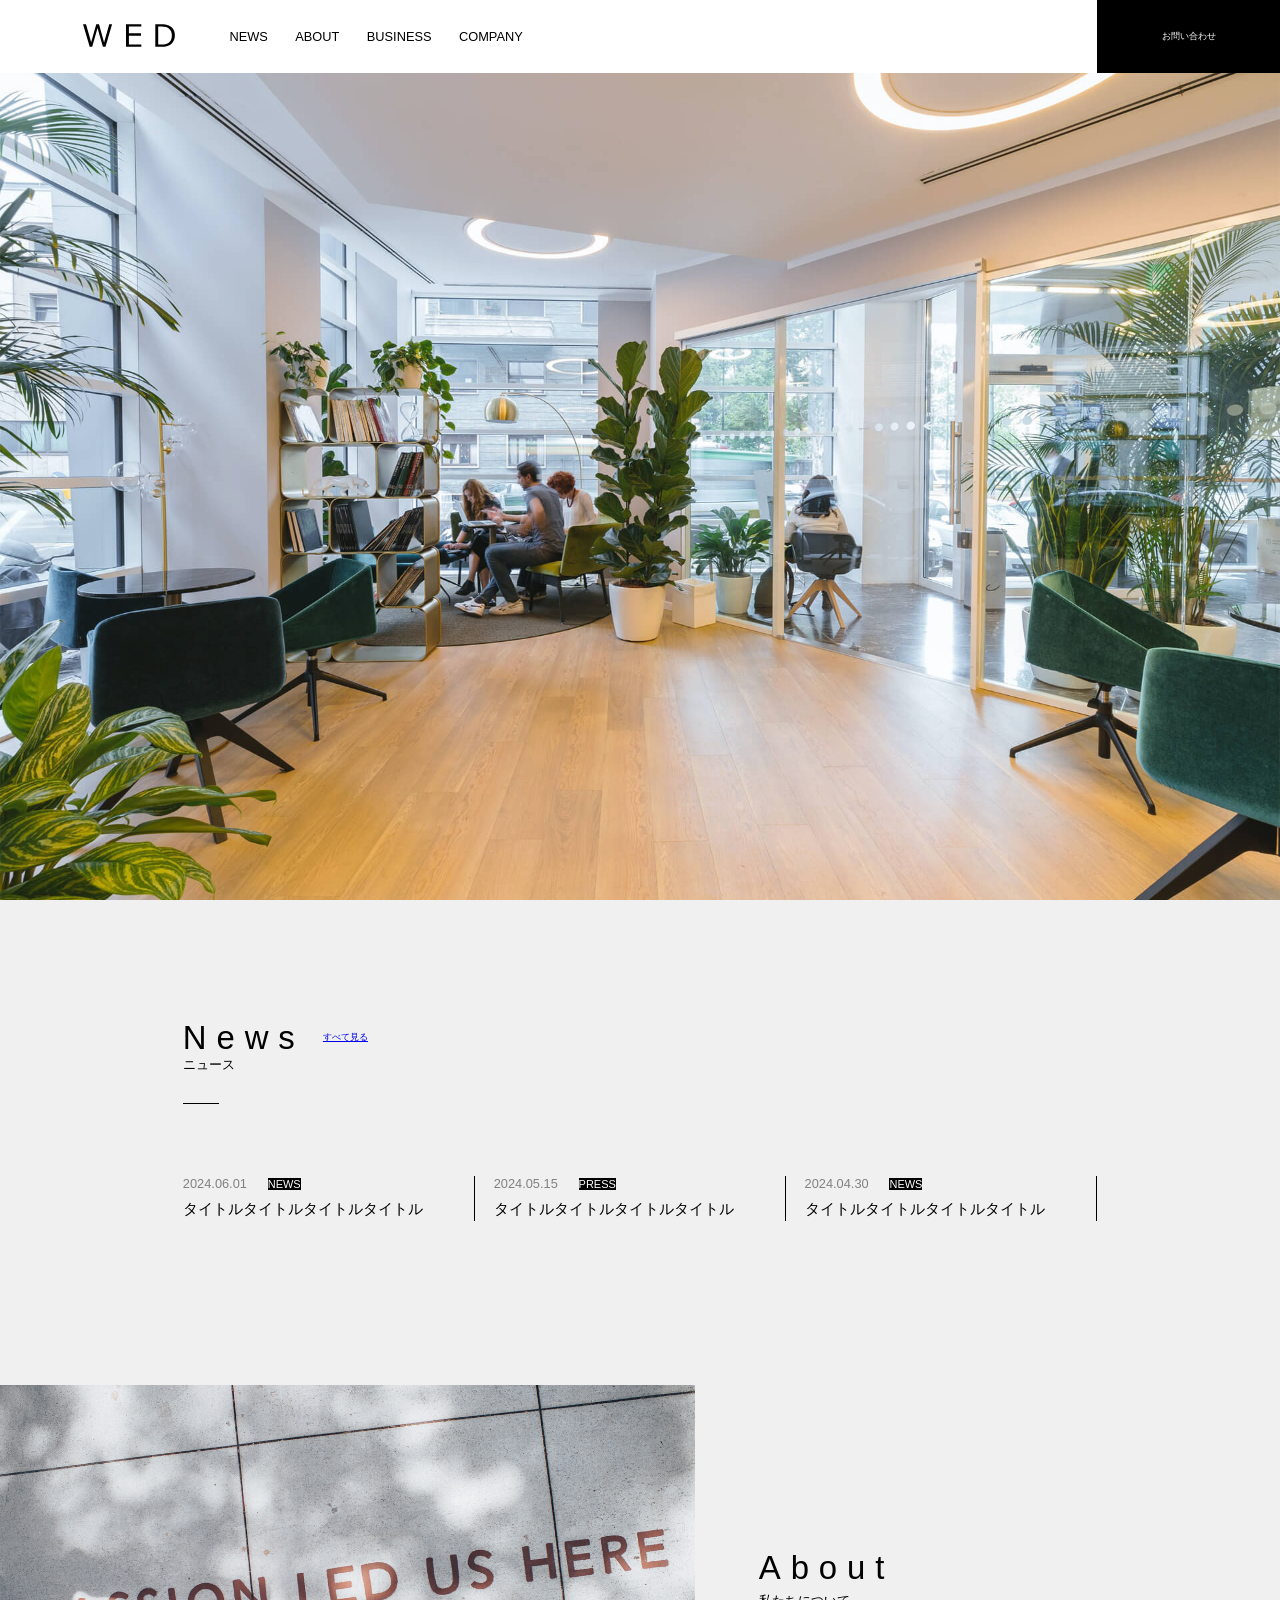
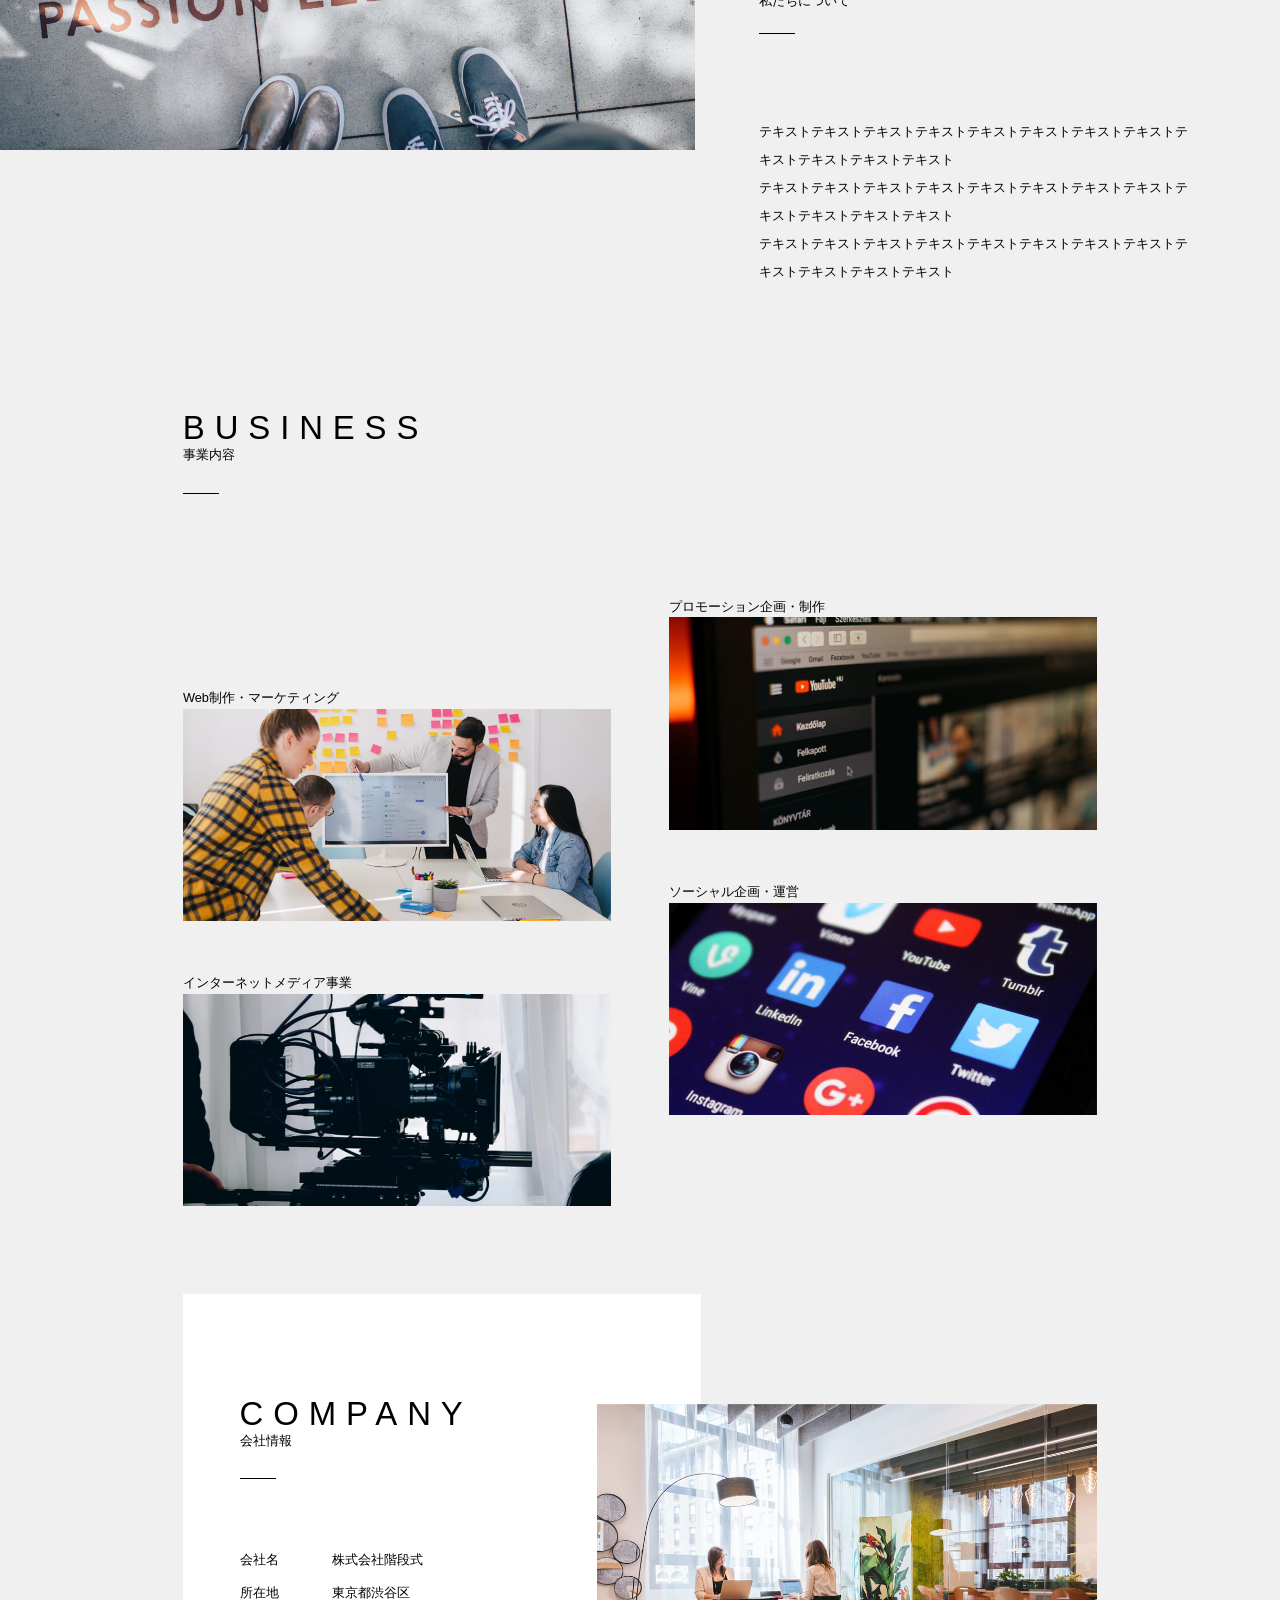
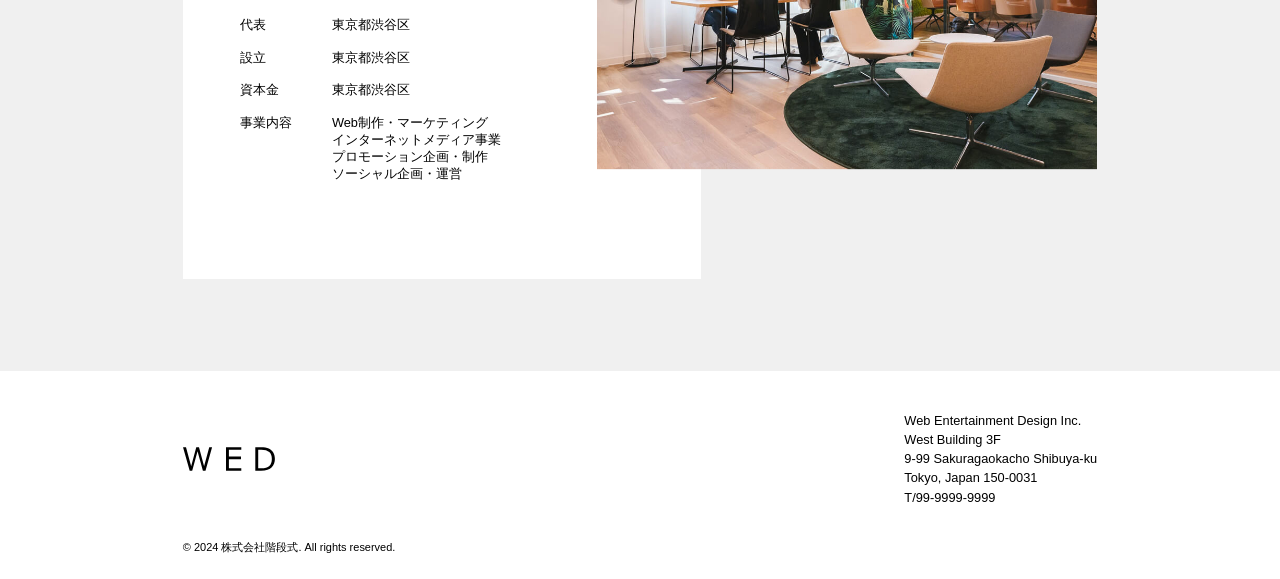
<file: index.html>
<!doctype html>
<html lang="ja">
  <head>
    <meta charset="UTF-8" />
    <meta name="viewport" content="width=device-width, initial-scale=1.0" />
    <title>オフィス　階段式</title>
    <link rel="stylesheet" href="css/reset.css" />
    <link rel="stylesheet" href="css/style.css" />
    <link rel="stylesheet" href="css/work.css" />
  </head>
  <body>
    <header class="header_area">
      <h1 class="header_logo">
        <img src="img/logo.svg" alt="ロゴ" />
      </h1>
      <nav class="header_nav">
        <ul class="header_list">
          <li class="header_item"><a href="#" class="header_link">NEWS</a></li>
          <li class="header_item"><a href="#" class="header_link">ABOUT</a></li>
          <li class="header_item"><a href="#" class="header_link">BUSINESS</a></li>
          <li class="header_item"><a href="#" class="header_link">COMPANY</a></li>
        </ul>
      </nav>
      <!-- お問い合わせ -->
      <a href="#" class="header_button">お問い合わせ</a>
    </header>
    <!-- ===============================================
     メインビジュアル
     =============================================== -->
    <section class="mainvisual_area">
      <img src="img/mainvisual.jpg" alt="オフィスの画像" />
    </section>
    <!-- ===============================================
     ニュースエリア
     =============================================== -->
    <main>
      <section class="news_area">
        <!-- 【flex】titleとlineupを横並びにする -->
        <div class="news_flex">
          <h2 class="title_main">News</h2>
          <a href="news.html" class="news_lineUp">すべて見る</a>
        </div>
        <p class="subTitle">ニュース</p>
        <ul class="news_list">
          <li class="news_item">
            <a href="#" class="news_link">
              <time datetime="2024-06-01" class="news_date">2024.06.01</time>
              <span class="news_category">NEWS</span>
              <p class="news_text">タイトルタイトルタイトルタイトル</p>
            </a>
          </li>
          <li class="news_item">
            <a href="#" class="news_link">
              <time datetime="2024-05-15" class="news_date">2024.05.15</time>
              <span class="news_category">PRESS</span>
              <p class="news_text">タイトルタイトルタイトルタイトル</p>
            </a>
          </li>
          <li class="news_item">
            <a href="#" class="news_link">
              <time datetime="2024-04-30" class="news_date">2024.04.30</time>
              <span class="news_category">NEWS</span>
              <p class="news_text">タイトルタイトルタイトルタイトル</p>
            </a>
          </li>
        </ul>
      </section>

      <!-- ===============================================
      ABOUT
      =============================================== -->
      <section class="about_area">
        <img class="about_img" src="img/about.jpg" alt="地面に靴" />
        <div class="about_textArea">
          <h2 class="title">About</h2>
          <p class="subTitle">私たちについて</p>
          <p>テキストテキストテキストテキストテキストテキストテキストテキストテキストテキストテキストテキスト</p>

          <p>テキストテキストテキストテキストテキストテキストテキストテキストテキストテキストテキストテキスト</p>

          <p>テキストテキストテキストテキストテキストテキストテキストテキストテキストテキストテキストテキスト</p>
        </div>
      </section>
      <!-- ===============================================
      BUSINESS
      =============================================== -->
      <section class="business_area">
        <h2 class="title">BUSINESS</h2>
        <p class="subTitle">事業内容</p>
        <div class="business_list">
          <div class="business_item">
            <p class="business_name">Web制作・マーケティング</p>
            <img class="business_img" src="img/business1.jpg" alt="事業内容の画像" />
          </div>
          <div class="business_item">
            <p class="business_name">プロモーション企画・制作</p>
            <img class="business_img" src="img/business2.jpg" alt="事業内容の画像" />
          </div>

          <div class="business_item">
            <p class="business_name">インターネットメディア事業</p>
            <img class="business_img" src="img/business3.jpg" alt="事業内容の画像" />
          </div>

          <div class="business_item">
            <p class="business_name">ソーシャル企画・運営</p>
            <img class="business_img" src="img/business4.jpg" alt="事業内容の画像" />
          </div>
        </div>
      </section>

      <!-- ===============================================
       COMPANY
       =============================================== -->
      <section class="company_area">
        <!-- 会社情報 -->
        <div class="company_info">
          <h2 class="title">COMPANY</h2>
          <p class="subTitle">会社情報</p>
          <dl class="company_wrapper">
            <dt class="company_title">会社名</dt>
            <dd class="company_detail">株式会社階段式</dd>
            <dt class="company_title">所在地</dt>
            <dd class="company_detail">東京都渋谷区</dd>
            <dt class="company_title">代表</dt>
            <dd class="company_detail">東京都渋谷区</dd>
            <dt class="company_title">設立</dt>
            <dd class="company_detail">東京都渋谷区</dd>
            <dt class="company_title">資本金</dt>
            <dd class="company_detail">東京都渋谷区</dd>
            <dt class="company_title">事業内容</dt>
            <dd class="company_detail">Web制作・マーケティング<br />インターネットメディア事業<br />プロモーション企画・制作<br />ソーシャル企画・運営</dd>
          </dl>
          <img class="company_img" src="img/company.jpg" alt="会社の画像" />
        </div>
      </section>
    </main>
    <!-- ===============================================
       フッター
       =============================================== -->
    <footer class="footer_area">
      <div class="footer_wrapper">
        <img class="footer_logo" src="img/logo.svg" alt="ロゴ" />
        <div class="footer_text">Web Entertainment Design Inc.<br />West Building 3F<br />9-99 Sakuragaokacho Shibuya-ku<br />Tokyo, Japan 150-0031<br />T/99-9999-9999</div>
      </div>
      <p class="copyright">© 2024 株式会社階段式. All rights reserved.</p>
    </footer>
  </body>
</html>
</file>
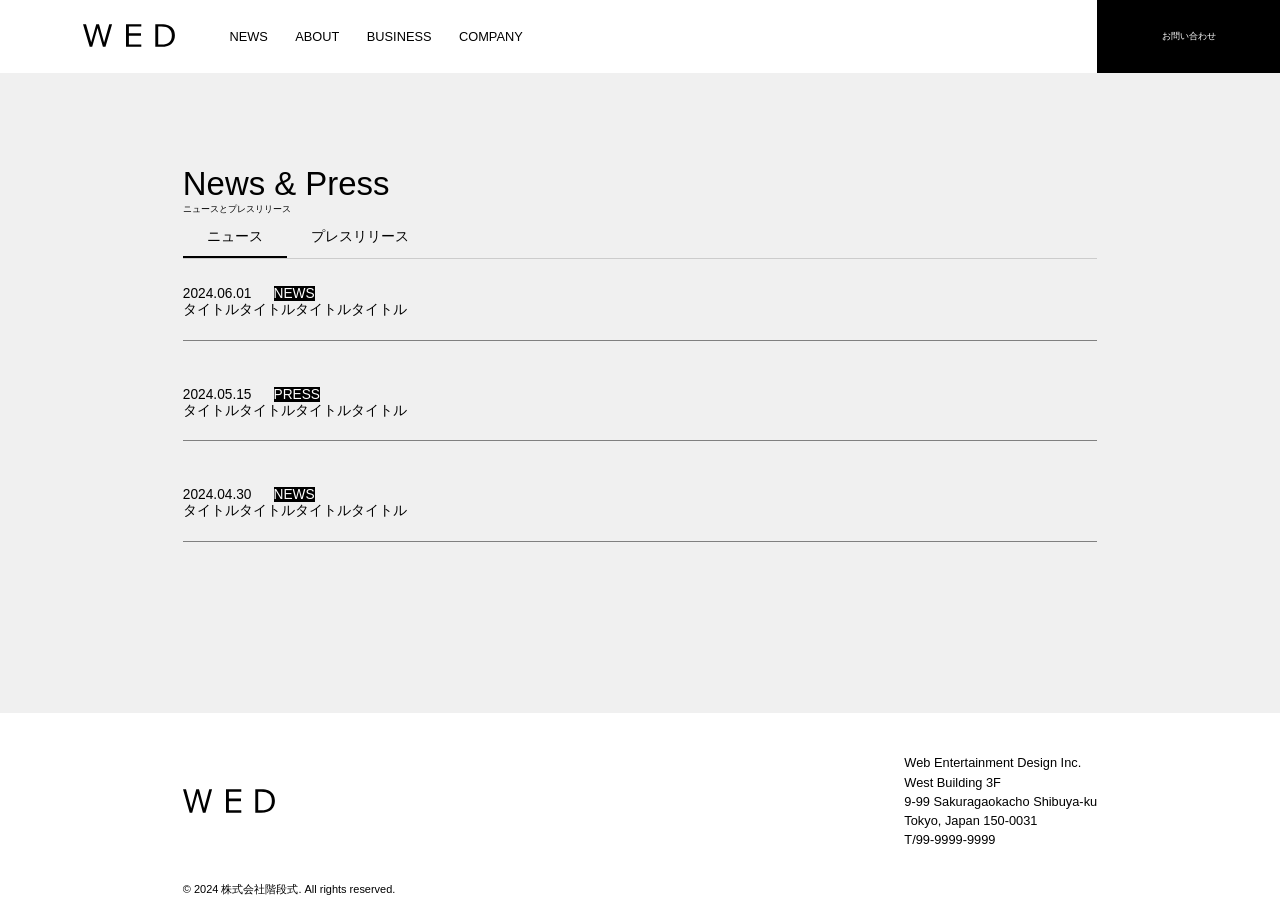
<file: news.html>
<!doctype html>
<html lang="ja">
  <head>
    <meta charset="UTF-8" />
    <meta name="viewport" content="width=device-width, initial-scale=1.0" />
    <title>オフィス　階段式</title>
    <link rel="stylesheet" href="css/reset.css" />
    <link rel="stylesheet" href="css/style.css" />
    <link rel="stylesheet" href="css/work.css" />
  </head>
  <body>
    <header class="header_area">
      <h1 class="header_logo">
        <img src="img/logo.svg" alt="ロゴ" />
      </h1>
      <nav class="header_nav">
        <ul class="header_list">
          <li class="header_item"><a href="#" class="header_link">NEWS</a></li>
          <li class="header_item"><a href="#" class="header_link">ABOUT</a></li>
          <li class="header_item"><a href="#" class="header_link">BUSINESS</a></li>
          <li class="header_item"><a href="#" class="header_link">COMPANY</a></li>
        </ul>
      </nav>
      <!-- お問い合わせ -->
      <a href="#" class="header_button">お問い合わせ</a>
    </header>
    <main>
      <section class="lineup_area">
        <h2 class="lineup_title">News & Press</h2>
        <p class="lineup_subTitle">ニュースとプレスリリース</p>

        <!-- 移動タブの移動(アニメーション) -->
        <div class="tab_wrapper">
          <!-- タブボタン -->
          <div class="tab_list">
            <button class="tab_btn is-active" data-tab="news">ニュース</button>
            <button class="tab_btn" data-tab="press">プレスリリース</button>
            <!-- 動く線 -->
            <span class="tab_line"></span>
          </div>

          <!-- コンテンツ -->
          <div class="tab_content is-show" data-content="news">
            <!-- 【flex】ニュース一覧を縦に並べる -->
            <div>
              <ul class="lineup_list">
                <li class="lineup_item">
                  <time datetime="2024-06-01" class="lineup_date">2024.06.01</time>
                  <span class="lineup_category">NEWS</span>
                  <p class="lineup_text">タイトルタイトルタイトルタイトル</p>
                </li>
                <li class="lineup_item">
                  <time datetime="2024-05-15" class="lineup_date">2024.05.15</time>
                  <span class="lineup_category">PRESS</span>
                  <p class="lineup_text">タイトルタイトルタイトルタイトル</p>
                </li>
                <li class="lineup_item">
                  <time datetime="2024-04-30" class="lineup_date">2024.04.30</time>
                  <span class="lineup_category">NEWS</span>
                  <p class="lineup_text">タイトルタイトルタイトルタイトル</p>
                </li>
              </ul>
            </div>
          </div>
          <div class="tab_content" data-content="press">
            <p>プレスリリースの内容</p>
          </div>
        </div>
      </section>
    </main>
    <!-- ===============================================
       フッター
       =============================================== -->
    <footer class="footer_area">
      <div class="footer_wrapper">
        <img class="footer_logo" src="img/logo.svg" alt="ロゴ" />
        <div class="footer_text">Web Entertainment Design Inc.<br />West Building 3F<br />9-99 Sakuragaokacho Shibuya-ku<br />Tokyo, Japan 150-0031<br />T/99-9999-9999</div>
      </div>
      <p class="copyright">© 2024 株式会社階段式. All rights reserved.</p>
    </footer>
    <script src="js/work.js"></script>
  </body>
</html>
</file>
<file: css/style.css>
/*
Theme Name: 
*/

html {
  font-size: calc(10 / 1400 * 100vw);
  /* 画面幅1280pxで10px*/
}
:root {
}
/* 
Regular 400
Medium 500
SemiBold 600
Bold 700
ExtraBold 800
*/
img {
  width: 100%;
  object-fit: cover;
}

.sp_only {
  display: none;
}
/* <!-- メインビジュアルここから --> */
.ar_main_img {
  height: 37rem;
  object-fit: cover;
}
/* <!-- メインビジュアルここまで --> */
@media screen and (max-width: 699.98px) {
  html {
    font-size: calc(10 / 375 * 100vw);
    /* 画面幅375pxで10px*/
  }
  /* <!-- メインビジュアルここから --> */
  .ar_main_img {
    margin-top: 8rem;
    height: 15rem;
  }
  /* <!-- メインビジュアルここまで --> */
  .sp_only {
    display: block;
  }
}
</file>
<file: css/work.css>
:root {
  color: black;
  background-color: #f0f0f0;
  --header-height: 8rem;
  --side-width: 20rem;
  font-family: Meiryo, sans-serif;
}

/* ┌─────────────────────────────────────────┐
   │ header                        │
   └─────────────────────────────────────────┘ */

.header_area {
  height: var(--header-height);
  width: 100%;
  background-color: white;

  display: flex;
  align-items: center;
  padding-left: 9.1rem;
}

.header_logo {
  width: 10rem;
  height: auto;
  margin-right: 6rem;
}

.header_list {
  display: flex;
  justify-content: center;
  align-items: center;
  gap: 3rem;
}

.header_link {
  color: black;
  font-size: 1.4rem;
}

/* お問い合わせ */
.header_button {
  width: 20rem;
  height: 100%;
  background-color: black;
  color: white;
  margin-left: auto;

  display: flex;
  justify-content: center;
  align-items: center;
}

/* ┌─────────────────────────────────────────┐
   │ メインビジュアル               │
   └─────────────────────────────────────────┘ */

.mainvisual_area {
  width: 100%;
  height: calc(100vh - var(--header-height));
}

.mainvisual_area img {
  width: 100%;
  height: 100%;
  object-fit: cover;
}

/* ┌─────────────────────────────────────────┐
   │ ニュースエリア                       　　 │
   └─────────────────────────────────────────┘ */

.news_area {
  width: calc(100% - var(--side-width) * 2);
  height: 40rem;
  margin: 0 auto;
}

.news_flex {
  margin-top: 13rem;

  display: flex;
  align-items: center;
  justify-content: flex-start;
  gap: 2rem;
}

.title_main {
  font-size: 3.6rem;
  letter-spacing: 1.08rem;
}

.news_lineUp {
  text-decoration: underline;
}

/* サブタイトル・ニュース */
.subTitle {
  font-size: 1.4rem;
  color: black;
  margin-bottom: 8em;

  position: relative;
}

.news_line {
  padding-left: 2rem;
  width: 3rem;
  height: 0.1rem;
  background-color: black;
  border: 0.5rem solid red;
}

.subTitle::before {
  content: "";
  position: absolute;
  top: 5rem;
  left: 0;

  width: 4rem;
  height: 0.1rem;
  background-color: black;
}

.news_list {
  display: flex;
  justify-content: space-between;
  gap: 2rem;
}

.news_item {
  flex: 1;
  border-right: 0.1rem solid black;
}

.news_link {
  display: block;
  text-decoration: none;
  color: inherit;
}

.news_date {
  font-size: 1.4rem;
  color: gray;
}

.news_category {
  display: inline-block;
  margin: 0 0 1rem 2rem;

  background-color: black;
  font-size: 1.2rem;
  color: white;
}

.news_text {
  font-size: 1.6rem;
  line-height: 1.5;
  color: black;
}

/* ┌─────────────────────────────────────────┐
   │ ABOUTエリア                        │
   └─────────────────────────────────────────┘ */

.about_area {
  width: 100%;
  padding-right: 9.7rem;
  display: flex;
  justify-content: flex-start;
  gap: 7rem;
  margin-bottom: 13.4rem;
}
.title {
  margin-top: 13rem;
  font-size: 3.6rem;
  letter-spacing: 1.08rem;
}

.about_area img {
  width: 76rem;
  height: 40rem;
  object-fit: cover;
}

.about_textArea {
  padding: 5rem var(--sp-side-width);
  padding-top: 5rem;
  width: 100%;
}

.about_textArea p {
  font-size: 1.4rem;
  line-height: 2.2;
}

/* ┌─────────────────────────────────────────┐
   │ Businessエリア                        │
   └─────────────────────────────────────────┘ */

.business_area {
  width: calc(100% - var(--side-width) * 2);
  margin: 0 auto;
  margin-bottom: 22rem;
}

.business_list {
  width: 100%;
  display: flex;
  justify-content: center;
  flex-wrap: wrap;
  margin-top: 14.4rem;
  column-gap: 6.4rem;
  row-gap: 8rem;
}

.business_item {
  width: calc((100% - 6.4rem) / 2);
  height: 23.2rem;
}

.business_item:nth-child(1),
.business_item:nth-child(3) {
  padding-top: 10rem;
}

.business_name {
  font-size: 1.4rem;

  line-height: 1.71;
}

.business_img {
  width: 100%;
  height: 23.2rem;
  object-fit: cover;
}

/* ┌─────────────────────────────────────────┐
   │ COMPANY                     │
   └─────────────────────────────────────────┘ */
.company_area {
  width: calc(100% - var(--side-width) * 2);
  margin: 0 auto;
  padding-bottom: 10rem;
}

.company_info {
  width: 56.7rem;
  height: 64rem;
  background-color: white;

  padding-left: 6.2rem;

  position: relative;
}

.company_area .title {
  padding-top: 11rem;
}

.company_wrapper {
  display: flex;
  align-content: center;
  justify-content: flex-start;

  flex-wrap: wrap;
  row-gap: 1.7rem;
  font-size: 1.4rem;
}

.company_title {
  width: 20%;
}
.company_detail {
  width: 80%;
}

.company_img {
  width: 54.7rem;
  height: 40rem;

  position: absolute;
  top: 50%;

  transform: translateY(-50%);
  right: -43.3rem;
}

/* ┌─────────────────────────────────────────┐
   │ フッター                        │
   └─────────────────────────────────────────┘ */

.footer_area {
  width: 100%;
  padding: 4.4rem var(--side-width) 0;

  background-color: white;
}

.footer_wrapper {
  display: flex;
  justify-content: space-between;
  align-items: center;

  margin-bottom: 3.3rem;
}

.footer_logo {
  width: 10.1rem;
  height: 2.6rem;
}

.footer_text {
  font-size: 1.4rem;
  line-height: 1.5;
  color: #000000;
}

.copyright {
  font-size: 1.2rem;
  color: #000000;
  line-height: 2;
  padding-bottom: 2.2rem;
}

/* ┌─────────────────────────────────────────┐
   │ ラインナップ                        │
   └─────────────────────────────────────────┘ */

.lineup_area {
  height: 70rem;
  padding-top: 10rem;
  padding-left: 20rem;
  padding-right: 20rem;
}

.lineup_title {
  font-size: 3.6rem;
}

.lineup_subTitle {
}
/* 【flex】ニュース一覧を縦に並べる */

.lineup_list {
  margin-top: 3rem;

  display: flex;
  flex-direction: column;
  gap: 5rem;
}

.lineup_item {
  font-size: 1.5rem;
  height: 6rem;
  border-bottom: 0.1rem solid grey;
}

.lineup_date {
}

.lineup_category {
  margin-left: 2rem;
  background-color: black;
  color: white;
}

.lineup_text {
}
/* ┌─────────────────────────────────────────┐
   │ タブ遷移（アニメーション）                       │
   └─────────────────────────────────────────┘ */
.tab_list {
  position: relative; /* ← 線の基準点にする */
  display: flex;
  border-bottom: 1px solid #ccc;
}

.tab_btn {
  padding: 12px 24px;
  background: none;
  border: none;
  cursor: pointer;
  font-size: 14px;
}

/* 動く線 */
.tab_line {
  position: absolute;
  bottom: 0;
  height: 2px;
  background: #000;
  transition:
    left 0.3s ease,
    width 0.3s ease; /* ← これが「スライド」の正体 */
}

/* 非表示のコンテンツ */
.tab_content {
  display: none;
}
.tab_content.is-show {
  display: block;
}

/* ┌─────────────────────────────────────────┐
   │ レスポンシブ                        │
   └─────────────────────────────────────────┘ */

@media screen and (max-width: 768px) {
  :root {
    --sp-side-width: 1.6rem;
  }

  /* ┌─────────────────────────────────────────┐
   │ header                        │
   └─────────────────────────────────────────┘ */

  .header_area {
    padding-top: 1.6rem;
    padding-left: var(--sp-side-width);
    column-gap: 0.3rem;
    flex-wrap: wrap;
  }

  .header_logo {
    height: 2.1rem;
    margin-bottom: 1.1rem;
  }

  .header_list {
    padding-bottom: 1.8rem;
  }

  /* お問い合わせ */
  .header_button {
    display: none;
  }

  /* ┌─────────────────────────────────────────┐
   │ ニュースエリア                       　　 │
   └─────────────────────────────────────────┘ */

  .news_area {
    width: 100%;
    padding: 0rem var(--sp-side-width);
    height: 58.6rem;
    padding-top: 9rem;
  }

  .news_flex {
    margin-top: 0;
  }

  /* サブタイトル・ニュース */
  .subTitle {
    margin-bottom: 6rem;
  }

  .news_list {
    flex-direction: column;
  }

  .news_item {
    border-right: 0rem;
  }

  /* ┌─────────────────────────────────────────┐
   │ ABOUTエリア                        │
   └─────────────────────────────────────────┘ */

  .about_area {
    padding-right: 0rem;
    flex-direction: column;
    gap: 4rem;
  }

  .about_img {
    width: 100%;
    height: 30rem;
  }

  .title {
    margin-top: 0rem;
  }

  .about_area img {
    width: 100%;
  }

  .about_textArea {
    padding-top: 0rem;
  }

  /* ┌─────────────────────────────────────────┐
   │ Businessエリア                        │
   └─────────────────────────────────────────┘ */

  .business_area {
    width: 100%;
    padding: 0 var(--sp-side-width);
    margin-bottom: 0rem;
  }

  .business_list {
    justify-content: column;
    flex-wrap: none;
    margin-top: 0rem;
  }

  .business_item {
    width: 36.8rem;
  }

  .business_item:nth-child(1),
  .business_item:nth-child(3) {
    padding-top: 0;
  }

  .business_img {
    width: 36.8rem;
  }

  /* ┌─────────────────────────────────────────┐
   │ COMPANY                     │
   └─────────────────────────────────────────┘ */

  .company_area {
    width: 100%;
    padding-right: var(--sp-side-width);
    padding-left: var(--sp-side-width);
    margin-bottom: 2rem;
  }

  .company_info {
    width: 100%;
    height: auto;
    padding-left: 0;
    position: static;
  }

  .company_area .title {
    padding-top: 5rem;
  }

  .company_img {
    width: 100%;
    position: static;
    transform: translate(0);
    margin-top: 4rem;
    right: 0rem;
  }

  /* ┌─────────────────────────────────────────┐
   │ フッター                        │
   └─────────────────────────────────────────┘ */

  .footer_area {
    padding: 4rem var(--sp-side-width) 0;
  }

  .footer_wrapper {
    flex-direction: column;
    justify-content: conter;
    align-items: flex-start;
    gap: 1.4rem;
  }
}
</file>
